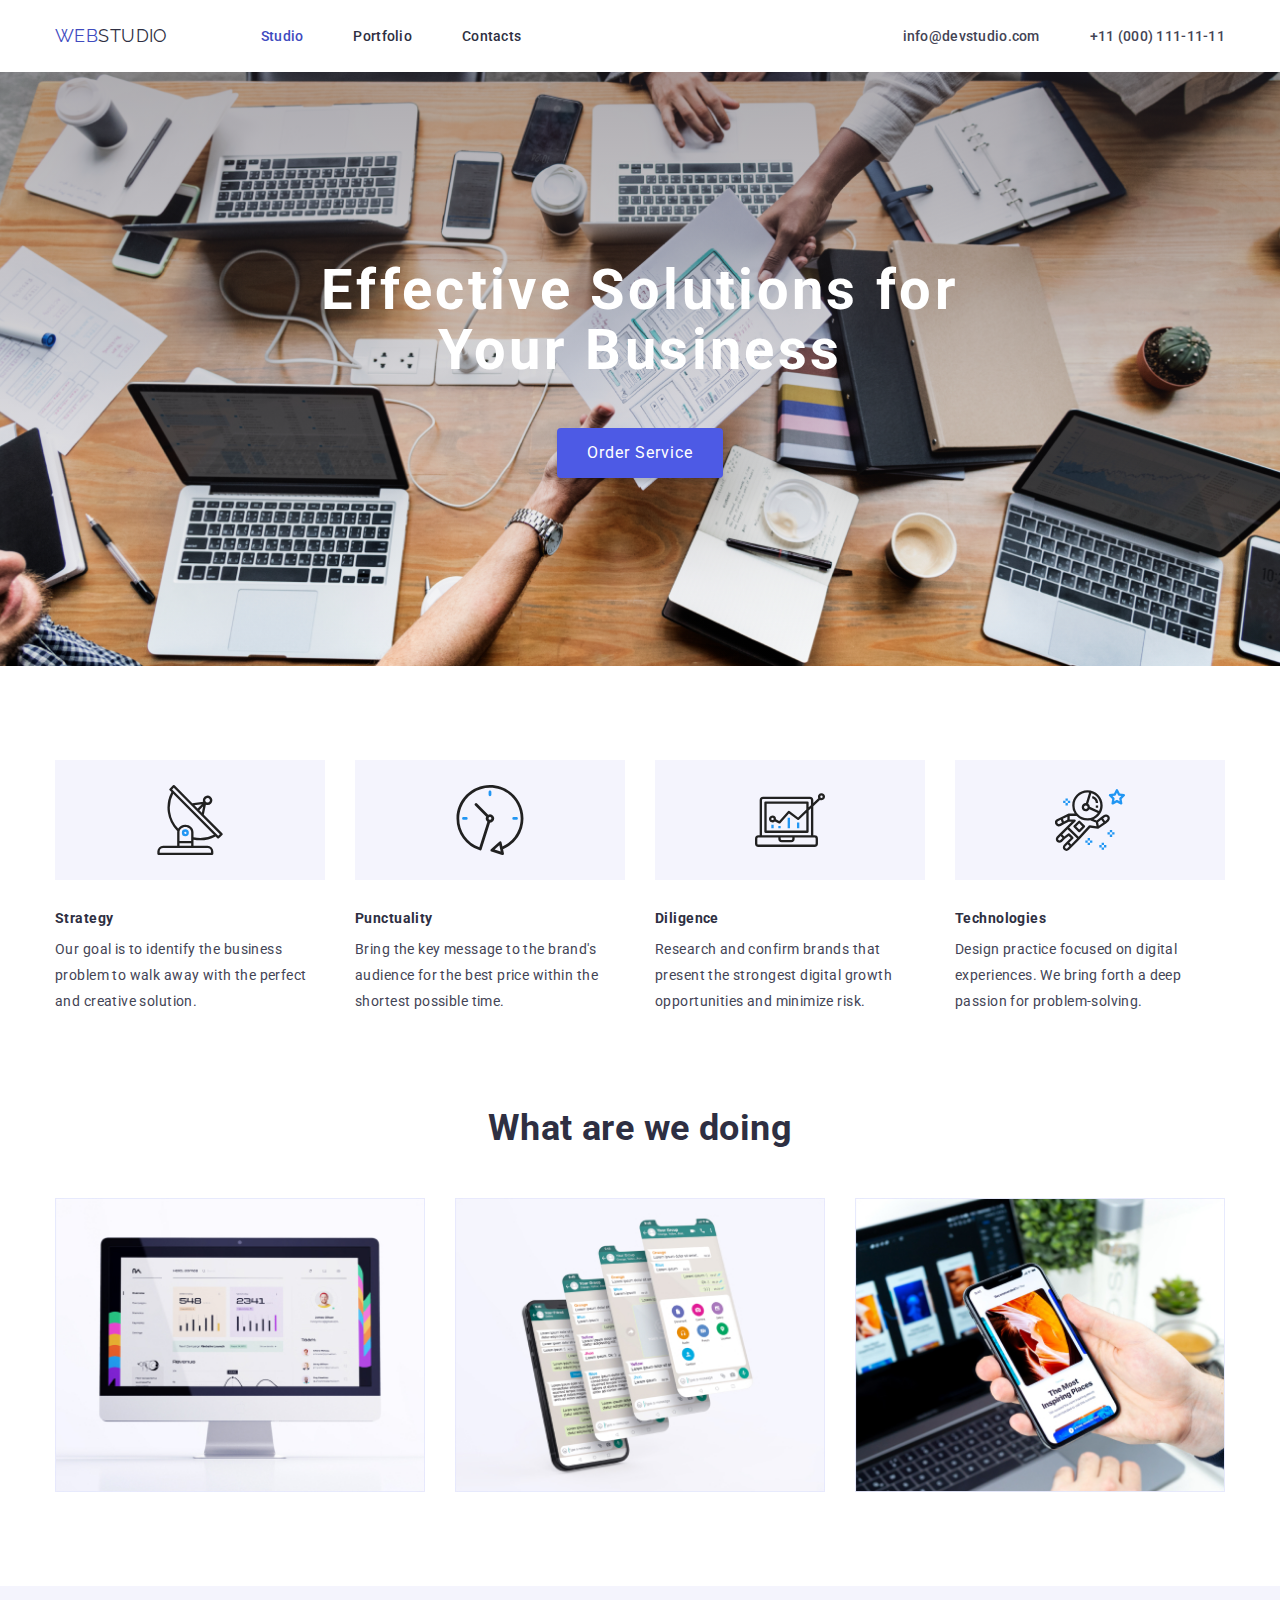
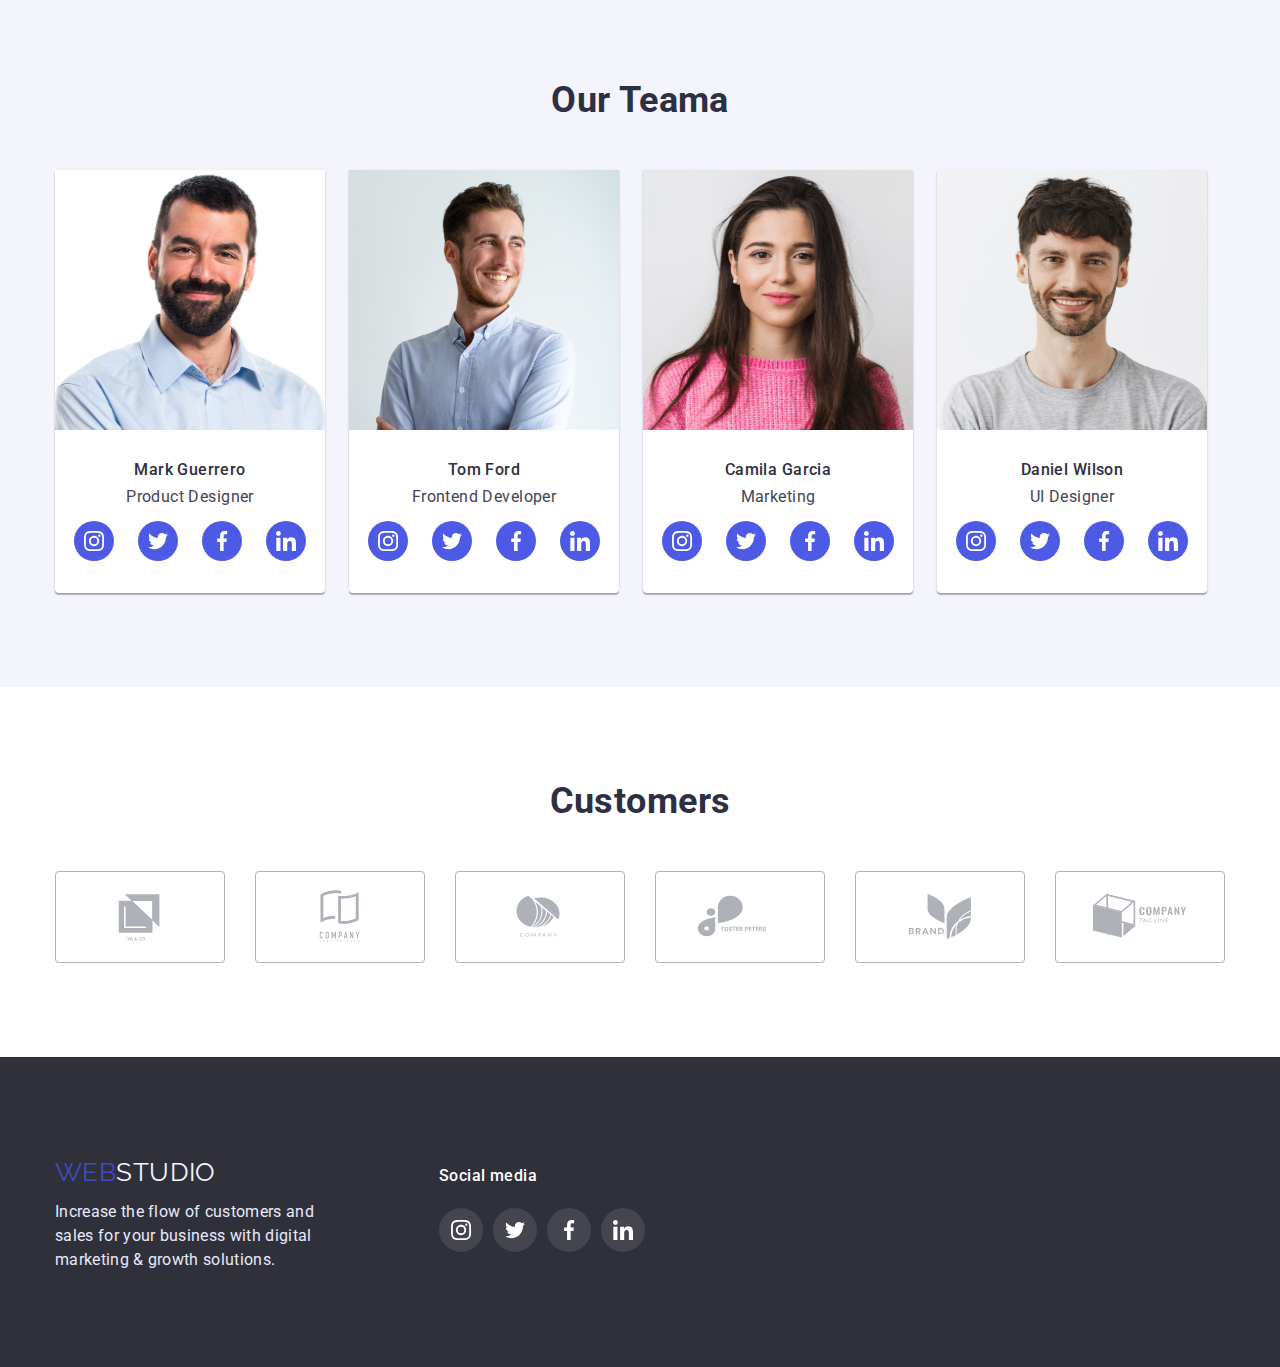
<file: index.html>
<!DOCTYPE html>
<html lang="uk">

<head>
  <meta charset="UTF-8">
  <meta http-equiv="X-UA-Compatible" content="IE=edge">
  <meta name="viewport" content="width=device-width, initial-scale=1.0">
  <title>Студія</title>

  <!--Fonts-->
  <link rel="preconnect" href="https://fonts.googleapis.com">
  <link rel="preconnect" href="https://fonts.gstatic.com" crossorigin>
  <link href="https://fonts.googleapis.com/css2?family=Raleway:wght@700&family=Roboto:wght@400;500;700;900&display=swap"
    rel="stylesheet">
  <!--Normalize-styles-->
  <link rel="stylesheet" href="./CSS/modern-normalize.css">

  <!--Custom styles-->
  <link rel="stylesheet" href="./CSS/styles.css">
</head>

<body class="page">
  <header class="header">
    <div class="contanier header-container">
      <nav class="header-nav">
        <a class="link-nav" href="./index.html"> <span>WEB</span>STUDIO</a>
        <ul class="list header-list">
          <li class="list-item"><a class="link" href=""> <span>Studio</span></a></li>
          <li class="list-item"><a class="link" href="./portfolio.html">Portfolio</a></li>
          <li class="list-item"><a class="link" href="">Contacts</a></li>
        </ul>
      </nav>
      <ul class="list header-list">
        <li class="list-item"><a class="link link-header" href="mailto:info@devstudio.com">
          
          info@devstudio.com</a></li>
        <li class="list-item"><a class="link link-header" href="tel:+11(000)1111111">
         
          +11 (000) 111-11-11</a></li>
      </ul>
    </div>
  </header>
  <main>

    <!--hero-->

    <section class="section hero">
      <div class="contanier">
        <h1 class="txt-btn">Effective Solutions for Your Business</h1>
        <button class="btn" type="button">Order Service</button>
      </div>
    </section>

    <!--features-->

    <section class="section">
      <div class="contanier  ">
        <div class="features-contanier" >
        <ul class="list team-list-features">
          <li class="features-list-item  ">
            <div class="features-icon ">
            <svg class="socials-icon-features" width="70" height="70">
              <use href="./img/icons.svg#antenna"></use>
            </svg>
            </div>
          </li>
          <li class="features-list-item" >
            <div class="features-icon ">
            <svg class="socials-icon-features" width="70" height="70">
              <use href="./img/icons.svg#clock"></use>
            </svg>
            </div>
          </li>

          <li class="features-list-item">
            <div class="features-icon ">
            <svg class="socials-icon-features" width="70" height="70">
              <use href="./img/icons.svg#diagram"></use>
            </svg>
            </div>
          </li>
          <li class="features-list-item">
            <div class="features-icon ">
            <svg class="ocials-icon-features" width="70" height="70">
              <use href="./img/icons.svg#astronaut"></use>
            </svg>
            </div>
          </li>
        </ul>
        </div>
        <h2 class="visually-hidden">Переваги праці з нами</h2>
        <ul class="list features-list">
          <li class="features-list-item">
            <h3 class="features-title"> Strategy</h3>
            <p class="features-subtitle">Our goal is to identify the business problem to walk away with the perfect and creative solution.
            </p>
          </li>
          <li class="features-list-item">
            <h3 class="features-title">Punctuality</h3>
            <p class="features-subtitle">Bring the key message to the brand's audience for the best price within the shortest possible time.</p>
          </li>
          <li class="features-list-item">
            <h3 class="features-title">Diligence</h3>
            <p class="features-subtitle">Research and confirm brands that present the strongest digital growth opportunities and minimize risk.</p>
          </li>
          <li class="features-list-item">
            <h3 class="features-title">Technologies</h3>
            <p class="features-subtitle">Design practice focused on digital experiences. We bring forth a deep passion for problem-solving.
            </p>
          </li>
        </ul>
      </div>
    </section>

    <!--ASIDE-->

    <section class="section section-aside">
      <div class="contanier contanier-section">
        <h2 class="section-title">What are we doing</h2>
        <ul class="list list-aside">
          <li><img src="./img/img.jpg" alt="layout" width="370" height="294"></li>
          <li><img src="./img/img-1.jpg" alt="testing" width="370" height="294"></li>
          <li><img src="./img/img-2.jpg" alt="design" width="370" height="294"></li>
        </ul>
      </div>
    </section>
    <!--team-->

    <section class="section team-section ">
      <div class="contanier contanier-section">
        <h2 class="section-title">Our Teamа</h2>
        <ul class="list team-list">
          <li class="item-team"> <img src="./img/img-3.jpg" alt="Tom Ford" width="270" height="260">
            <h3 class="team-text">Mark Guerrero</h3>
            <p class="team-text-desk">Product Designer
            </p>
            <ul class="socials list">
              <li class="socials-item"><a class="socials-link link" 
                href="https:.//instagram.com/"
                target="_blank"
                rel="noopener noreferrer"
                aria-label="instagram">
              <svg class="socials-icon" width="20" height="20">
                <use href="./img/icons.svg#instagram-2" ></use>
              </svg>
            </a>
          </li>
              <li class="socials-item"><a class="socials-link link" 
                href="https://twitter.com/"
                target="_blank"
                rel="noopener noreferrer"
                aria-label="twitter">
              <svg class="socials-icon" width="20" height="20">
                <use href="./img/icons.svg#twitter"></use>
              </svg>
            </a>
          </li>
              <li class="socials-item"><a class="socials-link link" 
                href="https://facebook.com/"
                target="_blank"
                rel="noopener noreferrer"
                aria-label="facebook">
              <svg class="socials-icon"width="20" height="20">
                <use href="./img/icons.svg#facebook"></use>
              </svg>
            </a>
          </li>
              <li class="socials-item"><a class="socials-link link" 
                href="https://linkedin.com/"
                target="_blank"
                rel="noopener noreferrer"
                aria-label="linkedin">
              <svg class="socials-icon" width="20" height="20">
                <use href="./img/icons.svg#linkedin"></use>
              </svg>
            </a>
          </li>
            </ul>
          </li>
          <li class="item-team"><img src="./img/img-4-.jpg" alt="Ольга Рєпіна" width="270" height="260">
            <h3 class="team-text"> Tom Ford</h3>
            <p class="team-text-desk">Frontend Developer</p>
            <ul class="socials list">
              <li class="socials-item"><a class="socials-link link" href="https:.//instagram.com/" target="_blank"
                  rel="noopener noreferrer" aria-label="instagram">
                  <svg class="socials-icon" width="20" height="20">
                    <use href="./img/icons.svg#instagram-2"></use>
                  </svg>
                </a>
              </li>
              <li class="socials-item"><a class="socials-link link" href="https://twitter.com/" target="_blank"
                  rel="noopener noreferrer" aria-label="twitter">
                  <svg class="socials-icon" width="20" height="20">
                    <use href="./img/icons.svg#twitter"></use>
                  </svg>
                </a>
              </li>
              <li class="socials-item"><a class="socials-link link" href="https://facebook.com/" target="_blank"
                  rel="noopener noreferrer" aria-label="facebook">
                  <svg class="socials-icon" width="20" height="20">
                    <use href="./img/icons.svg#facebook"></use>
                  </svg>
                </a>
              </li>
              <li class="socials-item"><a class="socials-link link" href="https://linkedin.com/" target="_blank"
                  rel="noopener noreferrer" aria-label="linkedin">
                  <svg class="socials-icon" width="20" height="20">
                    <use href="./img/icons.svg#linkedin"></use>
                  </svg>
                </a>
              </li>
            </ul>
          </li>
          <li class="item-team"><img src="./img/img-5.jpg" alt="Camila Garcia" width="270" height="260">
            <h3 class="team-text">Camila Garcia</h3>
            <p class="team-text-desk">Marketing</p>
            <ul class="socials list">
              <li class="socials-item"><a class="socials-link link" href="https:.//instagram.com/" target="_blank"
                  rel="noopener noreferrer" aria-label="instagram">
                  <svg class="socials-icon" width="20" height="20">
                    <use href="./img/icons.svg#instagram-2"></use>
                  </svg>
                </a>
              </li>
              <li class="socials-item"><a class="socials-link link" href="https://twitter.com/" target="_blank"
                  rel="noopener noreferrer" aria-label="twitter">
                  <svg class="socials-icon" width="20" height="20">
                    <use href="./img/icons.svg#twitter"></use>
                  </svg>
                </a>
              </li>
              <li class="socials-item"><a class="socials-link link" href="https://facebook.com/" target="_blank"
                  rel="noopener noreferrer" aria-label="facebook">
                  <svg class="socials-icon" width="20" height="20">
                    <use href="./img/icons.svg#facebook"></use>
                  </svg>
                </a>
              </li>
              <li class="socials-item"><a class="socials-link link" href="https://linkedin.com/" target="_blank"
                  rel="noopener noreferrer" aria-label="linkedin">
                  <svg class="socials-icon" width="20" height="20">
                    <use href="./img/icons.svg#linkedin"></use>
                  </svg>
                </a>
              </li>
            </ul>
          </li>
          <li class="item-team"><img src="./img/img-6.jpg" alt="Daniel Wilson" width="270" height="260">
            <h3 class="team-text"> Daniel Wilson</h3>
            <p class="team-text-desk">UI Designer</p>
            <ul class="socials list">
              <li class="socials-item"><a class="socials-link link" 
                href="https:.//instagram.com/"
                target="_blank"
                rel="noopener noreferrer"
                aria-label="instagram">
              <svg class="socials-icon" width="20" height="20">
                <use href="./img/icons.svg#instagram-2" ></use>
              </svg>
            </a>
          </li>
              <li class="socials-item"><a class="socials-link link" 
                href="https://twitter.com/"
                target="_blank"
                rel="noopener noreferrer"
                aria-label="twitter">
              <svg class="socials-icon" width="20" height="20">
                <use href="./img/icons.svg#twitter"></use>
              </svg>
            </a>
          </li>
              <li class="socials-item"><a class="socials-link link" 
                href="https://facebook.com/"
                target="_blank"
                rel="noopener noreferrer"
                aria-label="facebook">
              <svg class="socials-icon"width="20" height="20">
                <use href="./img/icons.svg#facebook"></use>
              </svg>
            </a>
          </li>
              <li class="socials-item"><a class="socials-link link" 
                href="https://linkedin.com/"
                target="_blank"
                rel="noopener noreferrer"
                aria-label="linkedin">
              <svg class="socials-icon" width="20" height="20">
                <use href="./img/icons.svg#linkedin"></use>
              </svg>
            </a>
          </li>
            </ul>
          </li>
        </ul>
      </div>
    </section>

    <!--Customers-->
    <section class="section ">
      <div class="contanier">
        <h2 class="section-title">Customers</h2>
        <ul class="customers list">
          <li class="customers-item">
            <a class="customers-link link" href="">
              <svg class="customers-icon"  width="106" height="60">
                <use href="./img/icons.svg#Logo" ></use>
              </svg>
            </a>
          </li>
          <li class="customers-item">
            <a class="customers-link link" href="">
              <svg class="customers-icon" width="106" height="60">
                <use href="./img/icons.svg#Logo1"></use>
              </svg>
            </a>
          </li>
          <li class="customers-item">
            <a class="customers-link link" href="">
              <svg class="customers-icon"  width="106" height="60">
                <use href="./img/icons.svg#Logo2"></use>
              </svg>
            </a>
          </li>
            <li class="customers-item">
              <a class="customers-link link" href="">
                <svg class="customers-icon"  width="106" height="60">
                  <use href="./img/icons.svg#Logo3"></use>
                </svg>
              </a>
            </li>
            <li class="customers-item">
              <a class="customers-link link" href="">
                <svg class="customers-icon"  width="106" height="60">
                  <use href="./img/icons.svg#Logo4"></use>
                </svg >
              </a>
            </li>
            <li class="customers-item">
              <a class="customers-link link" href="">
                <svg class="customers-icon" width="106" height="60">
                  <use href="./img/icons.svg#Logo5"></use>
                </svg>
              </a>
            </li>
        </ul>
      </div>
    </section>
  </main>
  <footer class="footer">
    <div class="contanier footer-contanier ">
      <div class="footer-cont">
      <a class="link-footer" href="./index.html"> <span> WEB</span>STUDIO</a>
          <p class="footer-text">Increase the flow of customers and sales for your business with digital marketing & growth solutions.</p>
         
        </div>
        <div class="footer-socials">
            <h3 class="text-footer">Social media </h3>
        <ul class="list footer-list-socials">
          <li class="socials-item "><a class="socials-link-footer link" href="https:.//instagram.com/" target="_blank"
              rel="noopener noreferrer" aria-label="instagram">
              <svg class="socials-icon" width="20" height="20">
                <use href="./img/icons.svg#instagram-2"></use>
              </svg>
            </a>
          </li>
          <li class="socials-item"><a class="socials-link-footer link" href="https://twitter.com/" target="_blank"
              rel="noopener noreferrer" aria-label="twitter">
              <svg class="socials-icon" width="20" height="20">
                <use href="./img/icons.svg#twitter"></use>
              </svg>
            </a>
          </li>
          <li class="socials-item"><a class="socials-link-footer link" href="https://facebook.com/" target="_blank"
              rel="noopener noreferrer" aria-label="facebook">
              <svg class="socials-icon" width="20" height="20">
                <use href="./img/icons.svg#facebook"></use>
              </svg>
            </a>
          </li>
          <li class="socials-item"><a class="socials-link-footer link" href="https://linkedin.com/" target="_blank"
              rel="noopener noreferrer" aria-label="linkedin">
              <svg class="socials-icon" width="20" height="20">
                <use href="./img/icons.svg#linkedin"></use>
              </svg>
            </a>
          </li>
        </ul>
        </div>
      </div>
    </div>
  </footer>
</body>

</html>
</file>
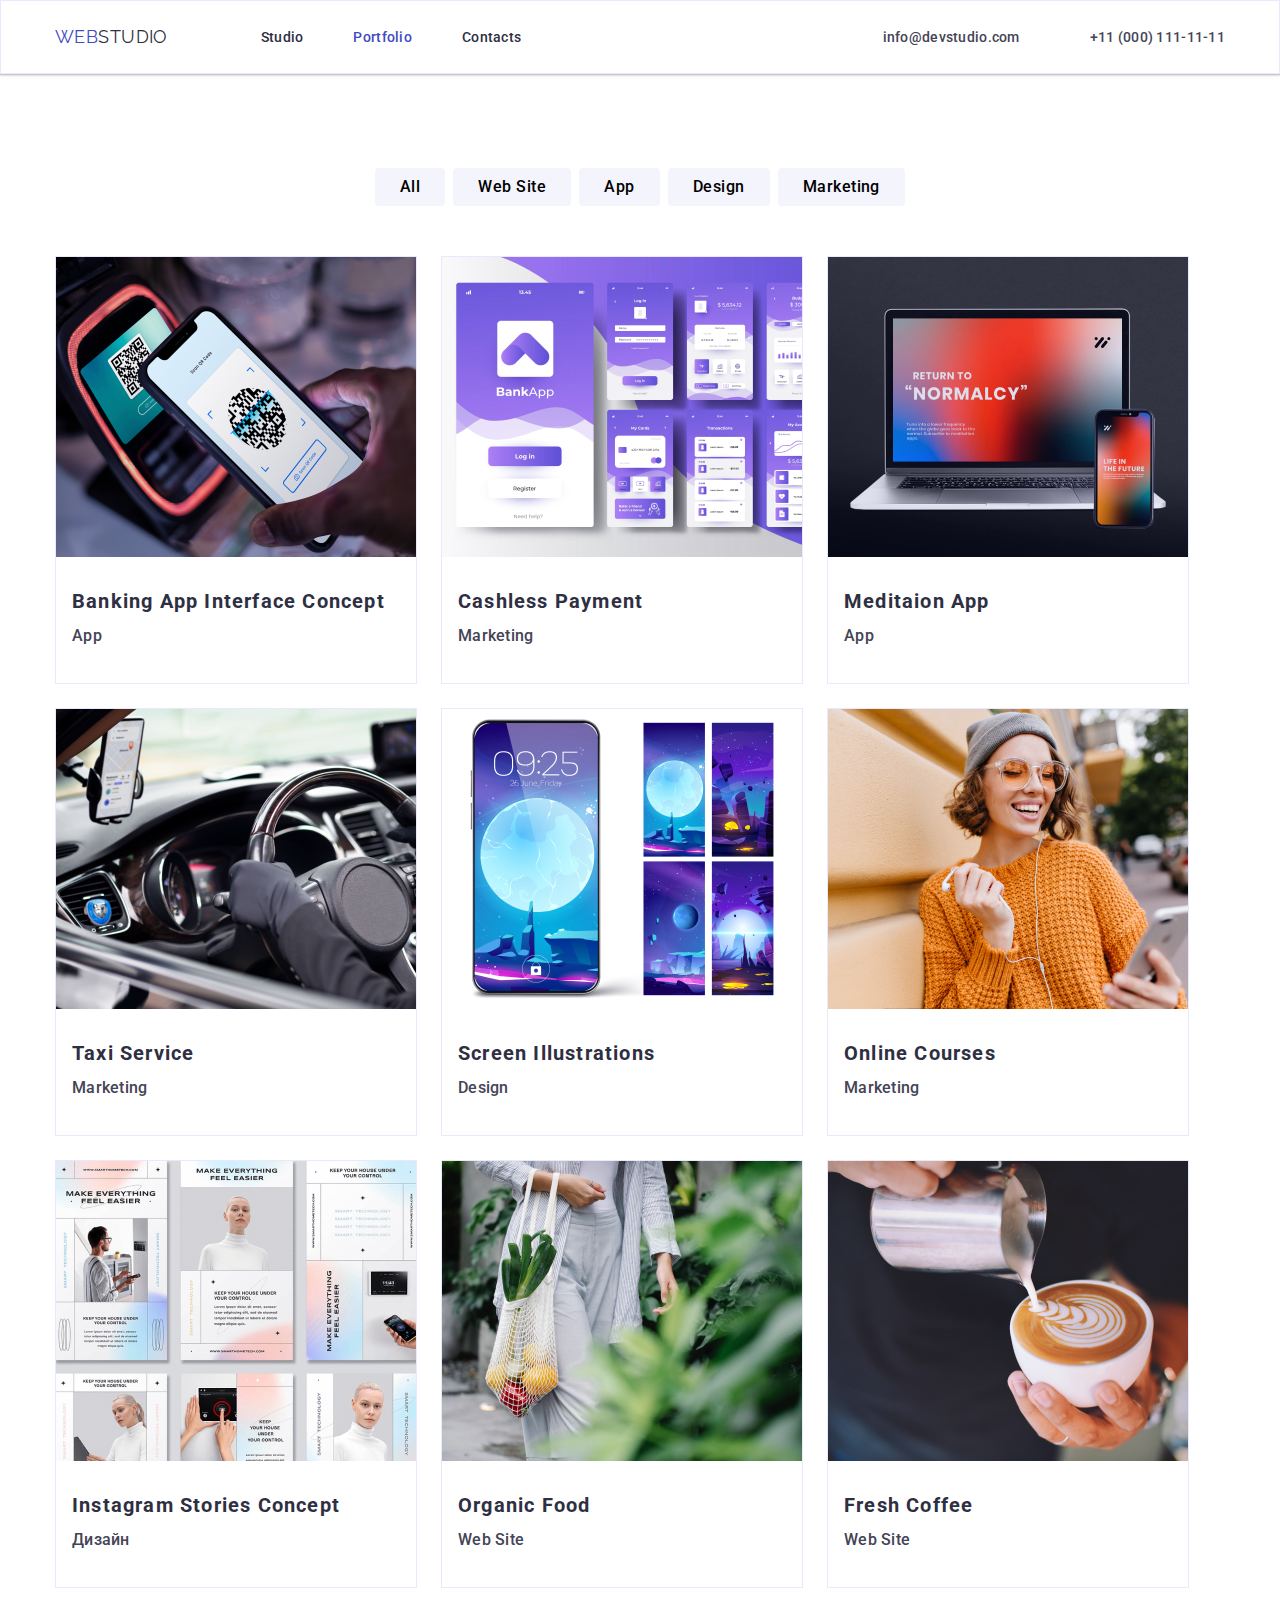
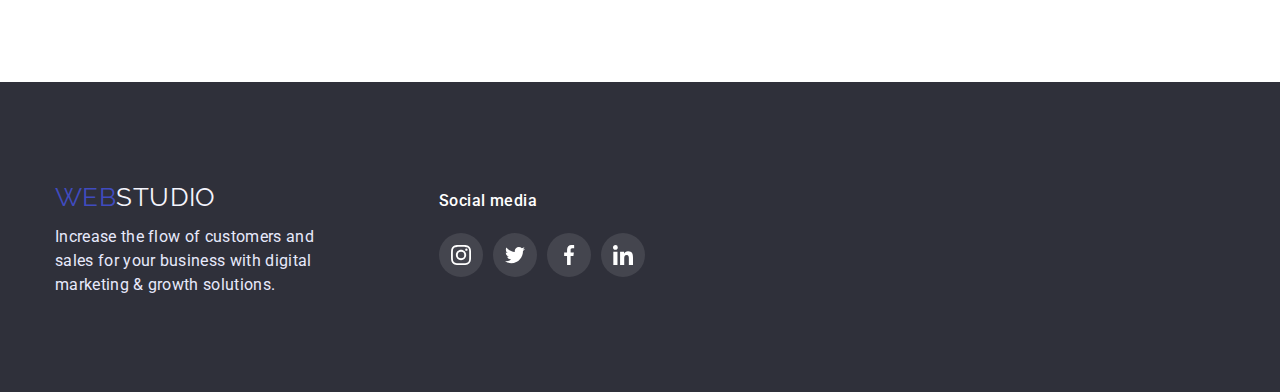
<file: portfolio.html>
<!DOCTYPE html>
<html lang="uk">

<head>
    <meta charset="UTF-8">
    <meta http-equiv="X-UA-Compatible" content="IE=edge">
    <meta name="viewport" content="width=device-width, initial-scale=1.0">
    <title>Студія</title>
    <link rel="preconnect" href="https://fonts.googleapis.com">
    <link rel="preconnect" href="https://fonts.gstatic.com" crossorigin>
    <link
        href="https://fonts.googleapis.com/css2?family=Raleway:wght@700&family=Roboto:wght@400;500;700;900&display=swap"
        rel="stylesheet">

    <link rel="stylesheet" href="./CSS/modern-normalize.css">

    <link rel="stylesheet" href="./CSS/styles.css">
</head>

<body class="page">
   <header class="header header-portfolio">
    <div class="contanier header-container">
      <nav class="header-nav">
        <a class="link-nav" href="./index.html"> <span>WEB</span>STUDIO</a>
        <ul class="list header-list">
          <li class="list-item"><a class="link" href="./index.html"> Studio</a></li>
          <li class="list-item"><a class="link" href="./portfolio.html"><span>Portfolio</span></a></li>
          <li class="list-item"><a class="link" href="">Contacts</a></li>
        </ul>
      </nav>
      <ul class="list header-list">
        <li class="list-item"><a class="link link-header" href="mailto:info@devstudio.com">
          <svg class="contact-icon" width="20" height="12">
            <use href="./img/icons.svg#envelope"> </use>
          </svg>
          info@devstudio.com</a></li>
        <li class="list-item"><a class="link link-header" href="tel:+11(000)1111111">
          <svg class="contact-icon" width="10" height="16">
            <use href="./img/icons.svg#smartphone"></use>
          </svg>
          +11 (000) 111-11-11</a></li>
      </ul>
    </div>
  </header>
    <main>
        <section class="portfolio">
            <div class="contanier">
                <h1 class="visually-hidden">Портфоліо</h1>
                <ul class="list portfolio-list-btn">
                    <li class="list-item"><button class="btn-portfolio">All</button></li>
                    <li class="list-item"><button class="btn-portfolio">Web Site</button></li>
                    <li class="list-item"><button class="btn-portfolio">App</button></li>
                    <li class="list-item"><button class="btn-portfolio">Design</button></li>
                    <li class="list-item"><button class="btn-portfolio">Marketing</button></li>
                </ul>
                <ul class="list portfolio-list">
                    <li class="list-item list-portfolio ">
                        <a class="link link-portfolio" href=""><img src="./img/portfolio/img-1.jpg" alt="Веб-сайт" width="360" height="300">
                        <div class="txt-portfolio"><h3 class="text-portfolio">Banking App Interface Concept</h3>
                        <p class="desc-portfolio">App</p></div></a>
                    </li>
                    <li class="list-item list-portfolio">
                        <a class="link link-portfolio" href=""><img src="./img/portfolio/img.jpg" alt="Дизайн" width="360" height="300">
                        <div class="txt-portfolio"><h3 class="text-portfolio">Cashless Payment</h3>
                        <p class="desc-portfolio">Marketing</p></div></a>
                    </li>
                    <li class="list-item list-portfolio">
                       <a class="link link-portfolio" href=""> <img src="./img/portfolio/img-2.jpg" alt="Додаток" width="360" height="300">
                        <div class="txt-portfolio"><h3 class="text-portfolio">Meditaion App</h3>
                        <p class="desc-portfolio">App</p></div></a>
                    </li>
                    <li class="list-item list-portfolio">
                        <a class="link link-portfolio" href=""><img src="./img/portfolio/img-3.jpg" alt="Маркетинг" width="360" height="300">
                       <div class="txt-portfolio"> <h3 class="text-portfolio">Taxi Service</h3>
                        <p class="desc-portfolio">Marketing</p></div></a>
                    </li>
                    <li class="list-item list-portfolio">
                   <a class="link link-portfolio" href="">     <img src="./img/portfolio/img-4.jpg" alt="Додаток" width="360" height="300">
                        <div class="txt-portfolio"><h3 class="text-portfolio">Screen Illustrations</h3>
                        <p class="desc-portfolio">Design</p></div></a>
                    </li>
                    <li class="list-item list-portfolio">
                       <a class="link link-portfolio" href=""> <img src="./img/portfolio/img-5.jpg" alt="Веб-сайт" width="360" height="300">
                       <div class="txt-portfolio"> <h3 class="text-portfolio">Online Courses</h3>
                        <p class="desc-portfolio">Marketing</p></div></a>
                    <li class="list-item list-portfolio">
                      <a class=" link link-portfolio" href="">  <img src="./img/portfolio/img-6.jpg" alt="Дизайн" width="360" height="300">
                       <div class="txt-portfolio"> <h3 class="text-portfolio">Instagram Stories Concept</h3>
                        <p class="desc-portfolio">Дизайн</p></div></a>
                    </li>
                    <li class="list-item list-portfolio">
                      <a class="link link-portfolio" href="">  <img src="./img/portfolio/img-7.jpg" alt="Маркетинг" width="360" height="300">
                       <div class="txt-portfolio"> <h3 class="text-portfolio">Organic Food</h3>
                        <p class="desc-portfolio">Web Site</p></div></a>
                    </li>
                    <li class="list-item list-portfolio">
                      <a class="link link-portfolio" href="">  <img src="./img/portfolio/img-8.jpg" alt="" width="360" height="300">
                     <div class="txt-portfolio">   <h3 class="text-portfolio">Fresh Coffee</h3>
                        <p class="desc-portfolio">Web Site</p></div></a>
                    </li>
                </ul>
            </div>
        </section>
    </main>
  <footer class="footer">
    <div class="contanier footer-contanier ">
      <div class="footer-cont">
      <a class="link-footer" href="./index.html"> <span> WEB</span>STUDIO</a>
          <p class="footer-text">Increase the flow of customers and sales for your business with digital marketing & growth solutions.</p>
         
        </div>
        <div class="footer-socials">
            <h3 class="text-footer">Social media </h3>
        <ul class="list footer-list-socials">
          <li class="socials-item "><a class="socials-link-footer link" href="https:.//instagram.com/" target="_blank"
              rel="noopener noreferrer" aria-label="instagram">
              <svg class="socials-icon" width="20" height="20">
                <use href="./img/icons.svg#instagram-2"></use>
              </svg>
            </a>
          </li>
          <li class="socials-item"><a class="socials-link-footer link" href="https://twitter.com/" target="_blank"
              rel="noopener noreferrer" aria-label="twitter">
              <svg class="socials-icon" width="20" height="20">
                <use href="./img/icons.svg#twitter"></use>
              </svg>
            </a>
          </li>
          <li class="socials-item"><a class="socials-link-footer link" href="https://facebook.com/" target="_blank"
              rel="noopener noreferrer" aria-label="facebook">
              <svg class="socials-icon" width="20" height="20">
                <use href="./img/icons.svg#facebook"></use>
              </svg>
            </a>
          </li>
          <li class="socials-item"><a class="socials-link-footer link" href="https://linkedin.com/" target="_blank"
              rel="noopener noreferrer" aria-label="linkedin">
              <svg class="socials-icon" width="20" height="20">
                <use href="./img/icons.svg#linkedin"></use>
              </svg>
            </a>
          </li>
        </ul>
        </div>
      </div>
    </div>
  </footer>
</body>

</html>
</file>
<file: CSS/styles.css>
:root {
    /* Fonts-Шрифти*/
    --main-font: "Roboto", sans-serif;
    --secondary-font: "Raleway";
    /*text colors*/
    --main-txt-cl: #2E2F42;
    --light-txt-cl: #fff;
    --grey-txt-cl: #434455;
    --address-txt-cl: rgba(255, 255, 255, 0.6); 
    --footer-txt-cl: #E7E9FC;
    /*bagrounds colors*/
    --main-bg-cl: #fff;
    --accent-bg-cl: #2F303A;
    --blue-bg-cl: #4D5AE5;
    --lignt-bg-cl: #F4F4FD;
    --hover-bg-cl:#404BBF;
    --hover-soc-bg:#31D0AA;
    /*border*/
    --border-color: #E7E9FC;
    --border-cl-cl: #AFB1B8;
    --border-hed-cl:#E7E9FC;

    /*icon*/
    --icon-bg-cl:rgba(255, 255, 255, 0.1);

}
/* Others*/


/*Reset*/
h1,
h2,
h3,
h4,
h5,
h6,
p,
ul{
    margin: 0;
}


.section {
    padding: 94px 0;
}
.page {
    font-family: var(--main-font);
    color: var(--main-txt-cl);
    background-color: var(--main-bg-cl);
    letter-spacing: 0.03em;
    font-size: 14px;
}

img {
    display: block;
    padding: 0;
}

.link {
    text-decoration: none;


}

.list {
    list-style: none;
    margin: 0;
    padding: 0;
}

.section-title {
    font-size: 36px;
    line-height: calc(40/36);
    text-align: center;
}

span {
    color: var(--hover-bg-cl);
}

.contanier {
    width: 1200px;
    margin: 0 auto;
    padding: 0 15px;
}

/* HEADER*/

.header{
    padding: 24px 0;
}
.header-container {
    display: flex;
}

.header-nav {
    display: flex;
    margin-right: auto;
    align-items: center;

}

.link {
    font-weight: 500;
    line-height: calc(24/16);
    letter-spacing: 0.02em;
    color: var(--main-txt-cl);
}

.link:hover,
.link:focus {
    color: var(--hover-bg-cl);
}

.link,
.link-nav,
.link-header {
    display: block;

}

.link-nav {
    font-family: var(--secondary-font);
    display: flex;
    align-items: center;
    font-size: 18px;
    line-height: calc(24/18);
    margin-right: 93px;
    text-decoration: none;
    color: var(--main-txt-cl)
}

.link:active {
    font-weight: 500;
    line-height: calc(16/14);
    letter-spacing: 0.02em;
    color: var(--main-txt-cl);
}

.link-header {
    display: flex;
    align-items: center;
    gap: 10px;
    color: var(--grey-txt-cl);
}

.link-header:hover,
.link-header:focus {
    color: var(--hover-bg-cl);
}

.header-list {
    display: flex;
    align-items: center;
    gap: 50px;
}

.contact-icon{
    fill: currentColor;
   
}

/*HERO*/

.hero {
    max-width: 1600px;
    margin-left: auto;
    margin-right: auto;
    text-align: center;
    padding: 188px 0;
    background-color: var(--accent-bg-cl);
    background-image:linear-gradient(180deg, rgba(53, 47, 58, 0.4) 0%, rgba(47, 48, 58, 0) 100%),
     url(../img/prise/hero-big.png);
    background-position: center;
    background-repeat: no-repeat;
    background-size: cover;
    box-sizing: cover;
}

.txt-btn {
    font-weight: 700;
    font-size: 56px;
    line-height: calc(60/56);
    width: 696px;
    margin-bottom: 48px;
    margin-left:auto;
    margin-right: auto;
    text-align: center;
    letter-spacing: 0.06em;
    color: var(--light-txt-cl);
}


.btn {
    font-family: inherit;
    font-size: 16px;
    line-height: calc(30/16);
    min-height: 50px;
    padding: 8px 30px;
    cursor: pointer;
    border: none;
    letter-spacing: 0.06em;
    color: var(--light-txt-cl);
    background-color: var(--blue-bg-cl);
    box-shadow: 0px 4px 4px rgba(0, 0, 0, 0.15);
    border-radius: 4px;
}

.btn:hover,
.btn:focus {
background-color: var(--hover-bg-cl);
}


/*features*/

.team-list-features {
    display: flex;
    gap: 30px;
}

.visually-hidden {
    position: absolute;
    width: 1px;
    height: 1px;
    margin: -1px;
    border: 0;
    padding: 0;

    white-space: nowrap;
    clip-path: inset(100%);
    clip: rect(0 0 0 0);
    overflow: hidden;
}

.features-icon {
display: flex;
align-items: center;
justify-content: center;
width: 270px;
height: 120px;
margin-bottom: 30px;
background-color:var(--lignt-bg-cl);

}
.features-list {
    display: flex;
    gap: 30px;
}
.features-list-item{
    width: 270px;
}

.features-title {
    font-size: 14px;
    margin-bottom: 10px;
    line-height: calc(16/14);
   
}

.features-subtitle {
    line-height: calc(26/14);
    color: var(--grey-txt-cl);
}


/* ASIDE*/

.section-aside{
    padding-top: 0;
}
.list-aside {
    display: flex;
    gap: 30px;
}



/*TEAM*/
.team-section {
    background-color: var(--lignt-bg-cl);
}


.section-title {
    margin-bottom: 50px;
}

.team-list {
    display: flex;
    gap: 24px;
}
.item-team{
    background-color: #fff;
    box-shadow: 0px 1px 3px rgba(0, 0, 0, 0.12), 0px 1px 1px rgba(0, 0, 0, 0.14), 0px 2px 1px rgba(0, 0, 0, 0.2);
    border-radius: 0px 0px 4px 4px;
}
.team-text {
    font-weight: 500;
    font-size: 16px;
    line-height: calc(19/16);
    text-align: center;
    margin-bottom: 10px;
    margin-top: 30px;
}

.team-text-desk {
    font-size: 16px;
    line-height: calc(19/19);
    text-align: center;
    color: var(--grey-txt-cl);
    margin-bottom: 16px;

}


/*SOCIALS*/
.socials {
    display: flex;
    justify-content: center;
    gap: 24px;
    padding-bottom: 32px;
}

.socials-link {
display: flex;
 align-items: center;
justify-content: center;
width: 40px;
height: 40px;
color: var(--light-txt-cl);
background-color:var(--blue-bg-cl);
border-radius: 50%;
}

.socials-link:hover {
    color: var(--light-txt-cl);
    background-color: var(--hover-bg-cl);
}

.socials-icon{
    fill: currentColor;
}


/*Customer */

.customers {
    display: flex;
    justify-content: center;
    gap: 30px;
   
    
}

.customer-item {
   box-sizing: border-box;
    position: absolute;
    border: 1px solid #AFB1B8;
    border-radius: 4px;
}
.customers-link {
    display: flex;
    align-items: center;
    justify-content: center;
    width: 170px;
    height: 92px;
    color: var(--border-cl-cl);
    background-color: var(--main-bg-cl);
    box-sizing: border-box;
    border: 1px solid var(--border-cl-cl);
    border-radius: 4px;


}

.customers-link:hover,
.customers-link:focus {
    color: var(--blue-bg-cl);
    border: 1px solid var(--blue-bg-cl);
    border-radius: 4px;
}

.customers-icon {
    fill: currentColor;
}


/*FOOTER*/


.footer {
    background-color: var(--accent-bg-cl);
    padding: 100px 0;
}

.footer-contanier{
    display: flex;
    align-items: baseline;
}
 
.footer-cont{
    display:flex;
    flex-direction: column;
    align-items: flex-start;
width: 264px;
height: 110px;
gap:12px;
}
.footer-text{
    font-weight: 400;
font-size: 16px;
line-height: calc(24/16);
letter-spacing: 0.02em;
color: var( --footer-txt-cl);

}
.footer-list-socials{
    display: flex;
    gap: 16px;
}
.link-footer {
    font-family: var(--secondary-font);
    font-size: 26px;
    line-height: calc(31/26);
    text-decoration: none;
    color: #F4F4FD;
}

.address {
    margin-top: 20px;
}

.link-address {
    font-style: normal;
    line-height: calc(24/14);
    text-decoration: none;
    color: var(--light-txt-cl);
}

.link-address:hover,
.link-address:focus {
    color: var(--accent-txt-cl);
}

.link-address-item {
    font-style: normal;
    line-height: calc(24/14);
    text-decoration: none;
    color: var(--address-txt-cl);
}



.list-item-footer {
    font-style: normal;
    line-height: calc(24/14);
    text-decoration: none;
     color: var(--light-txt-cl);
    margin-bottom: 9px;
}
.list-item-footer:last-child {
    margin-bottom: 0px;
}

.text-footer {
    font-weight: 500;
    font-size: 16px;
    line-height: calc(24/16);
    color: var(--light-txt-cl);
    margin-bottom: 20px;
}

.footer-socials {
    margin-left: 120px;
}
.footer-list-socials{
    gap: 10px;
}
.socials-link-footer {
    display: flex;
    align-items: center;
    justify-content: center;
    width: 44px;
    height: 44px;
    color: var(--light-txt-cl);
    background-color: var(--icon-bg-cl);
    border-radius: 50%;
}

.socials-link-footer:hover {
    color: var(--light-txt-cl);
    background-color: var(--hover-soc-bg);
}


/*PORTFOLIO*/


.header-portfolio{
border: 1px solid var(--border-hed-cl);
box-shadow: 0px 2px 1px rgba(46, 47, 66, 0.08), 0px 1px 1px rgba(46, 47, 66, 0.16), 0px 1px 6px rgba(46, 47, 66, 0.08);
}


.portfolio {
    padding: 94px 0;
}


.portfolio-list-btn{
    display: flex;
    align-items: center;
    justify-content: center;
     gap: 8px;
     margin-bottom: 50px;
}


.btn-portfolio {
    font-family: inherit;
    font-weight: 500;
    font-size: 16px;
    line-height: calc(26/16);
    text-align: center;
    border: none;
    letter-spacing: 0.03em;
    padding: 6px 25px;
    background-color: var(--lignt-bg-cl);
    cursor: pointer;
    border-radius: 4px;
}

.btn-portfolio:hover,
.btn-portfolio:focus {
    color: var(--light-txt-cl);
    background-color: var(--hover-bg-cl);
    box-shadow: 0px 3px 1px rgba(0, 0, 0, 0.1), 0px 1px 2px rgba(0, 0, 0, 0.08), 0px 2px 2px rgba(0, 0, 0, 0.12);
}

.portfolio-list {
    display: flex;
    flex-wrap: wrap;
    flex-basis: auto;
    gap: 24px;
    
}
.link-portfolio{
    text-decoration: none;
}
.link-portfolio:hover,
.link-portfolio:focus {
    color: var(--main-txt-cl);
}

.list-portfolio{
    border: 1px solid var(--border-color);
    /* width: calc((100% - 48px) / 3);
    width: 360px;
    height: 420px; */
  
}
.txt-portfolio{
      padding: 32px 0;
}
.txt-portfolio:hover,
.txt-portfolio:focus {
    border: 0.5px solid #F4F4FD;
box-shadow: 0px 1px 6px rgba(46, 47, 66, 0.08), 0px 1px 1px rgba(46, 47, 66, 0.16), 0px 2px 1px rgba(46, 47, 66, 0.08);
}
.text-portfolio {
    font-size: 20px;
    line-height: calc(24/20);
    letter-spacing: 0.06em;
    padding-left: 16px;
    margin-bottom: 8px;
}

.desc-portfolio {
    font-size: 16px;
    line-height:calc(30/16);
    color: var(--grey-txt-cl);
    padding-left: 16px;
}
</file>
